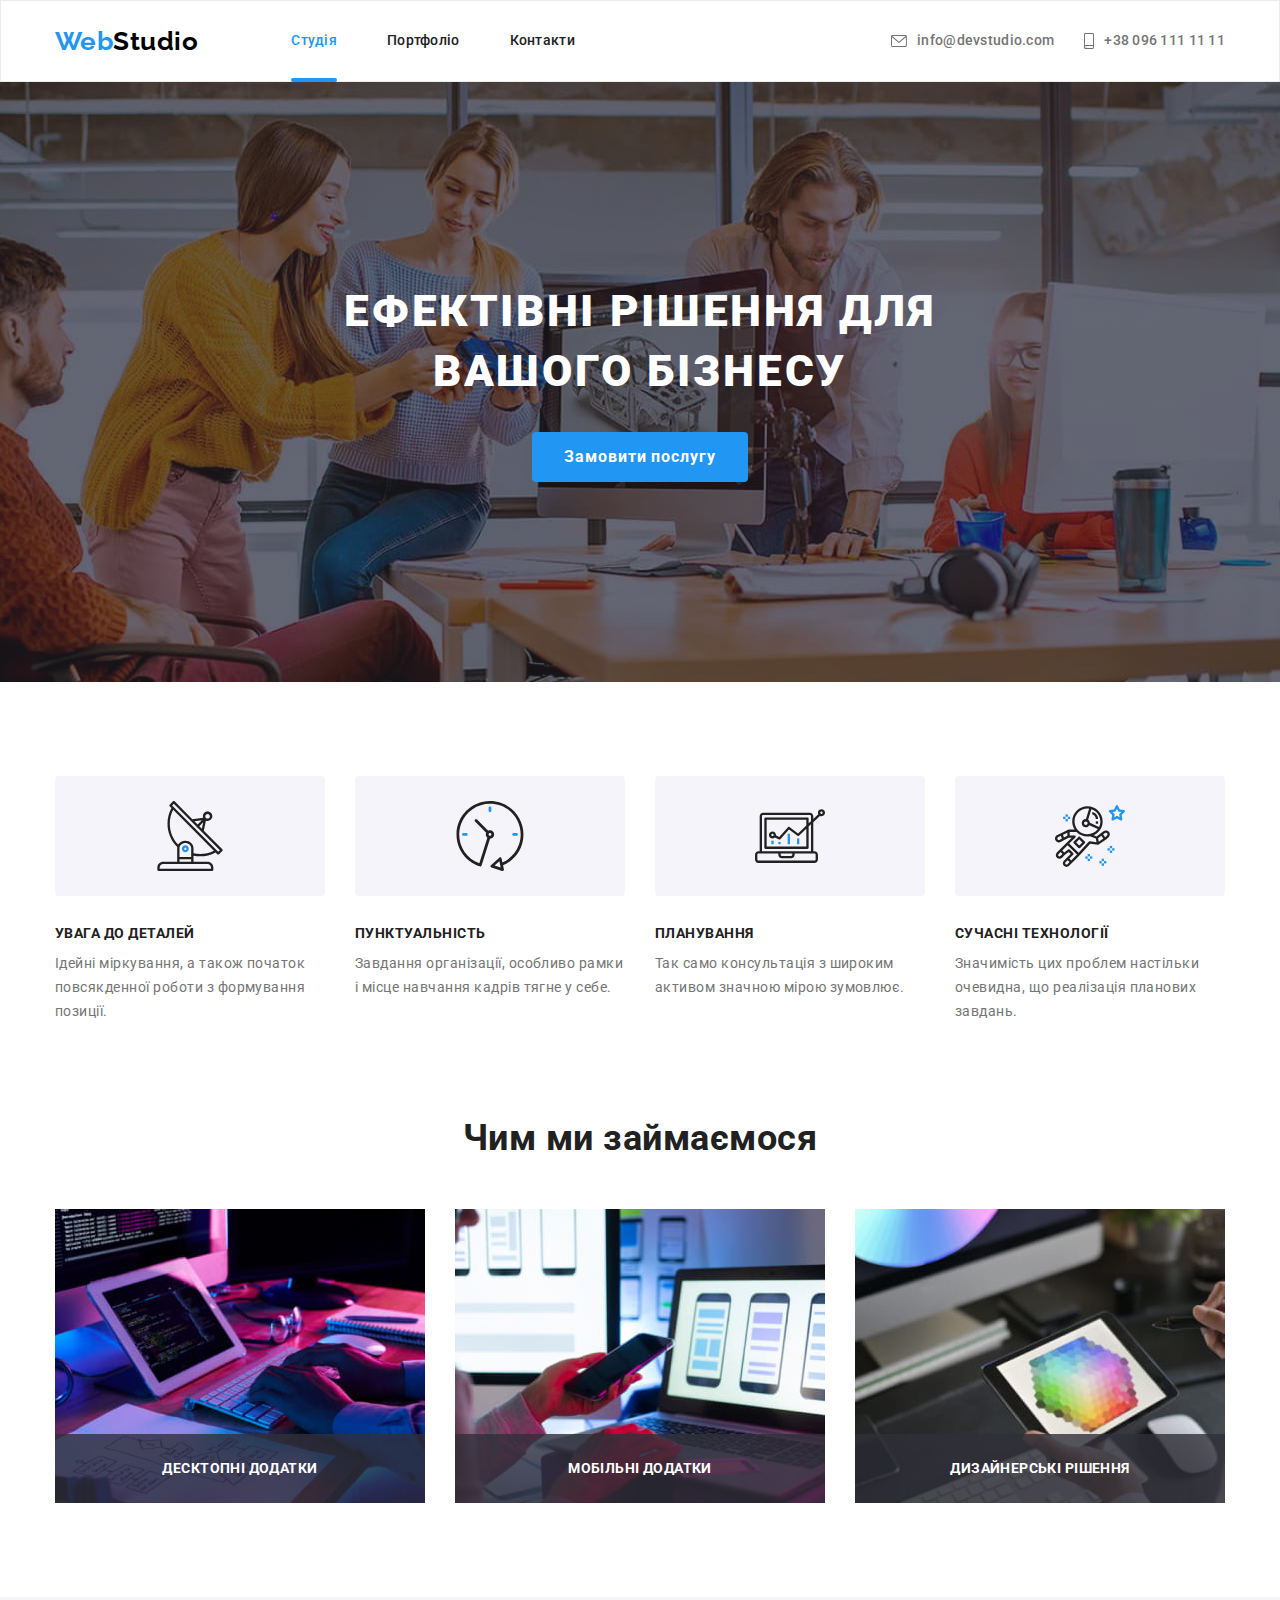
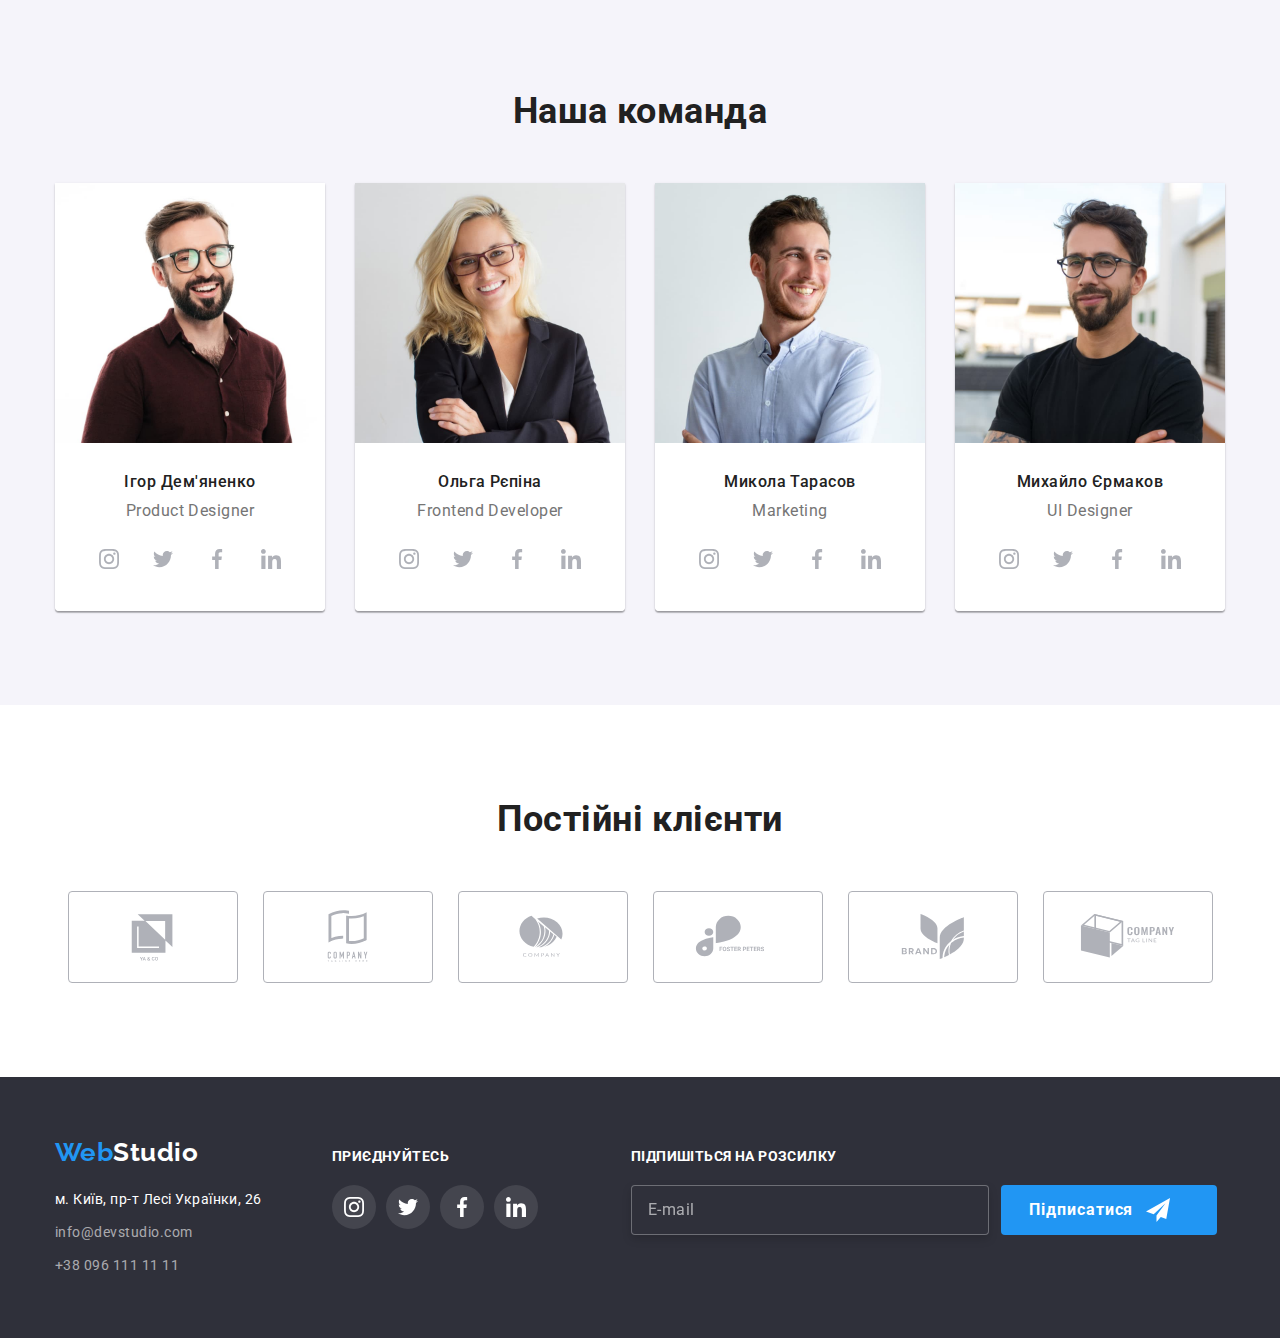
<file: index.html>
<!DOCTYPE html>
<html lang="uk">
  <head>
    <meta charset="UTF-8" />
    <meta http-equiv="X-UA-Compatible" content="IE=edge" />
    <meta name="viewport" content="width=device-width, initial-scale=1.0" />
    <title>Web Studio</title>
    <link rel="stylesheet" href="./portfolio.html" />
    <link rel="preconnect" href="https://fonts.googleapis.com" />
    <link rel="preconnect" href="https://fonts.gstatic.com" crossorigin />
    <link
      href="https://fonts.googleapis.com/css2?family=Raleway:wght@700&family=Roboto:wght@400;500;700;900&display=swap"
      rel="stylesheet"
    />
    <link
      rel="stylesheet"
      href="https://cdnjs.cloudflare.com/ajax/libs/modern-normalize/1.1.0/modern-normalize.min.css"
    />
    <link rel="stylesheet" href="./css/main.min.css" />
    <link rel="stylesheet" href="./styles/styles.css" />
  </head>
  <body>
    <!-- Хедер -->
    <header class="header header__border">
      <div class="container header__box">
        <nav class="header__nav">
          <a href="./index.html" lang="en" class="logo logo--color-dark"
            >Web<span>Studio</span>
          </a>
          <ul class="site-nav list">
            <li class="site-nav__item">
              <a href="./index.html" class="site-nav__link current">Студія</a>
            </li>
            <li class="site-nav__item">
              <a href="./portfolio.html" class="site-nav__link">Портфоліо</a>
            </li>
            <li class="site-nav__item">
              <a href="" class="site-nav__link">Контакти</a>
            </li>
          </ul>
        </nav>
        <ul class="contact list">
          <li class="contact__item">
            <a href="mailto:info@devstudio.com" class="contact__link">
              <svg class="contact__icon" width="16" height="12">
                <use href="./images/icons.svg#envelope"></use>
              </svg>
              info@devstudio.com
            </a>
          </li>
          <li class="contact__item">
            <a href="tel:+380961111111" class="contact__link">
              <svg class="contact__icon" width="10" height="16">
                <use href="./images/icons.svg#tel"></use>
              </svg>
              +38 096 111 11 11
            </a>
          </li>
        </ul>
      </div>
    </header>
    <!--Мейн-->
    <main>
      <!-- Герой -->
      <section class="hero">
        <div class="container hero__container">
          <!-- hero-overlay------------------->
          <h1 class="hero__title">Ефектівні рішення для вашого бізнесу</h1>
          <button
            type="button"
            class="hero__button main-button"
            data-modal-open
          >
            Замовити послугу
          </button>
        </div>
      </section>

      <!-- Особливості -->
      <section class="section">
        <div class="container">
          <h2 class="visually-hidden">Особливості роботи</h2>
          <ul class="feature-list list">
            <li class="feature-list__item">
              <div class="feature-list__icon-background">
                <svg class="feature-list__icon" width="70" height="70">
                  <use href="./images/icons.svg#antenna"></use>
                </svg>
              </div>
              <h3 class="feature-list__title">Увага до деталей</h3>
              <p class="feature-list__text">
                Ідейні міркування, а також початок повсякденної роботи з
                формування позиції.
              </p>
            </li>

            <li class="feature-list__item">
              <div class="feature-list__icon-background">
                <svg class="feature-list__icon" width="70" height="70">
                  <use href="./images/icons.svg#clock"></use>
                </svg>
              </div>
              <h3 class="feature-list__title">Пунктуальність</h3>
              <p class="feature-list__text">
                Завдання організації, особливо рамки і місце навчання кадрів
                тягне у себе.
              </p>
            </li>

            <li class="feature-list__item">
              <div class="feature-list__icon-background">
                <svg class="feature-list__icon" width="70" height="70">
                  <use href="./images/icons.svg#diagram"></use>
                </svg>
              </div>
              <h3 class="feature-list__title">Планування</h3>
              <p class="feature-list__text">
                Так само консультація з широким активом значною мірою зумовлює.
              </p>
            </li>

            <li class="feature-list__item">
              <div class="feature-list__icon-background">
                <svg class="feature-list__icon" width="70" height="70">
                  <use href="./images/icons.svg#astronaut"></use>
                </svg>
              </div>
              <h3 class="feature-list__title">Сучасні технології</h3>
              <p class="feature-list__text">
                Значимість цих проблем настільки очевидна, що реалізація
                планових завдань.
              </p>
            </li>
          </ul>
        </div>
      </section>
      <!--Приклади робіт-->
      <section class="section example">
        <div class="container">
          <h2 class="title">Чим ми займаємося</h2>
          <ul class="example__list list">
            <li class="example__item">
              <div class="example__actions">
                <img
                  src="./images/left.jpg"
                  alt="typing on pc"
                  width="370"
                  height="294"
                />
                <p class="example__text">Десктопні додатки</p>
              </div>
            </li>
            <li class="example__item">
              <div class="example__actions">
                <img
                  src="./images/middle.jpg"
                  alt="select the widget layout on laptop"
                  width="370"
                  height="294"
                />
                <p class="example__text">Мобiльні додатки</p>
              </div>
            </li>
            <li class="example__item">
              <div class="example__actions">
                <img
                  src="./images/right.jpg"
                  alt="choose a color palette on the tablet"
                  width="370"
                  height="294"
                />
                <p class="example__text">Дизайнерські рішення</p>
              </div>
            </li>
          </ul>
        </div>
      </section>
      <!--Команда-->
      <section class="section team">
        <div class="container">
          <h2 class="title">Наша команда</h2>
          <ul class="list team__list">
            <li class="team__item">
              <img
                src="./images/team/1.jpg"
                alt="a yong smilling man with glasses and a beard "
                width="270"
                height="260"
              />
              <div class="team__border">
                <h3 class="team__title">Ігор Дем'яненко</h3>
                <p lang="en" class="team__text">Product Designer</p>
                <ul class="soc-list list">
                  <li class="">
                    <a
                      href=""
                      class="soc-list__link soc-list--background-light"
                      rel="noopener noreferrer"
                    >
                      <svg class="soc-list__icon" width="20" height="20">
                        <use href="./images/icons.svg#instagram"></use>
                      </svg>
                    </a>
                  </li>
                  <li class="">
                    <a href="" class="soc-list__link" rel="noopener noreferrer">
                      <svg class="soc-list__icon" width="20" height="20">
                        <use href="./images/icons.svg#twitter"></use>
                      </svg>
                    </a>
                  </li>
                  <li class="">
                    <a
                      href="./images/icons.svg#instagram"
                      class="soc-list__link"
                    >
                      <svg class="soc-list__icon" width="20" height="20">
                        <use href="./images/icons.svg#facebook"></use>
                      </svg>
                    </a>
                  </li>
                  <li class="">
                    <a href="" class="soc-list__link" rel="noopener noreferrer">
                      <svg class="soc-list__icon" width="20" height="20">
                        <use href="./images/icons.svg#linkedin"></use>
                      </svg>
                    </a>
                  </li>
                </ul>
              </div>
            </li>
            <li class="team__item">
              <img
                src="./images/team/2.jpg"
                alt="a yong smilling woman with glasses"
                width="270"
                height="260"
              />
              <div class="team__border">
                <h3 class="team__title">Ольга Рєпіна</h3>
                <p lang="en" class="team__text">Frontend Developer</p>
                <ul class="soc-list list">
                  <li class="">
                    <a href="" class="soc-list__link" rel="noopener noreferrer">
                      <svg class="soc-list__icon" width="20" height="20">
                        <use href="./images/icons.svg#instagram"></use>
                      </svg>
                    </a>
                  </li>
                  <li class="">
                    <a href="" class="soc-list__link" rel="noopener noreferrer">
                      <svg class="soc-list__icon" width="20" height="20">
                        <use href="./images/icons.svg#twitter"></use>
                      </svg>
                    </a>
                  </li>
                  <li class="">
                    <a
                      href="./images/icons.svg#instagram"
                      class="soc-list__link"
                      rel="noopener noreferrer"
                    >
                      <svg class="soc-list__icon" width="20" height="20">
                        <use href="./images/icons.svg#facebook"></use>
                      </svg>
                    </a>
                  </li>
                  <li class="">
                    <a href="" class="soc-list__link" rel="noopener noreferrer">
                      <svg class="soc-list__icon" width="20" height="20">
                        <use href="./images/icons.svg#linkedin"></use>
                      </svg>
                    </a>
                  </li>
                </ul>
              </div>
            </li>
            <li class="team__item">
              <img
                src="./images/team/3.jpg"
                alt=" yong smilling man in shirt"
                width="270"
                height="260"
              />
              <div class="team__border">
                <h3 class="team__title">Микола Тарасов</h3>
                <p lang="en" class="team__text">Marketing</p>
                <ul class="soc-list list">
                  <li class="">
                    <a href="" class="soc-list__link" rel="noopener noreferrer">
                      <svg class="soc-list__icon" width="20" height="20">
                        <use href="./images/icons.svg#instagram"></use>
                      </svg>
                    </a>
                  </li>
                  <li class="">
                    <a href="" class="soc-list__link" rel="noopener noreferrer">
                      <svg class="soc-list__icon" width="20" height="20">
                        <use href="./images/icons.svg#twitter"></use>
                      </svg>
                    </a>
                  </li>
                  <li class="">
                    <a
                      href="./images/icons.svg#instagram"
                      class="soc-list__link"
                      rel="noopener noreferrer"
                    >
                      <svg class="soc-list__icon" width="20" height="20">
                        <use href="./images/icons.svg#facebook"></use>
                      </svg>
                    </a>
                  </li>
                  <li class="">
                    <a href="" class="soc-list__link" rel="noopener noreferrer">
                      <svg class="soc-list__icon" width="20" height="20">
                        <use href="./images/icons.svg#linkedin"></use>
                      </svg>
                    </a>
                  </li>
                </ul>
              </div>
            </li>
            <li class="team__item">
              <img
                src="./images/team/4.jpg"
                alt=" yong smilling man with glasses and a beard in a t-shirt"
                width="270"
                height="260"
              />
              <div class="team__border">
                <h3 class="team__title">Михайло Єрмаков</h3>
                <p lang="en" class="team__text">UI Designer</p>
                <ul class="soc-list list">
                  <li class="">
                    <a href="" class="soc-list__link" rel="noopener noreferrer">
                      <svg class="soc-list__icon" width="20" height="20">
                        <use href="./images/icons.svg#instagram"></use>
                      </svg>
                    </a>
                  </li>
                  <li class="">
                    <a href="" class="soc-list__link" rel="noopener noreferrer">
                      <svg class="soc-list__icon" width="20" height="20">
                        <use href="./images/icons.svg#twitter"></use>
                      </svg>
                    </a>
                  </li>
                  <li class="">
                    <a
                      href="./images/icons.svg#instagram"
                      class="soc-list__link"
                      rel="noopener noreferrer"
                    >
                      <svg class="soc-list__icon" width="20" height="20">
                        <use href="./images/icons.svg#facebook"></use>
                      </svg>
                    </a>
                  </li>
                  <li class="">
                    <a href="" class="soc-list__link" rel="noopener noreferrer">
                      <svg class="soc-list__icon" width="20" height="20">
                        <use href="./images/icons.svg#linkedin"></use>
                      </svg>
                    </a>
                  </li>
                </ul>
              </div>
            </li>
          </ul>
        </div>
      </section>
      <!------- Our clients ----------->
      <section class="section clients">
        <div class="container">
          <h2 class="title clients__title">Постійні клієнти</h2>
          <ul class="list clients__list">
            <li class="">
              <a href="" class="clients__link">
                <svg class="clients__icon" width="106" height="60">
                  <use href="./images/icons.svg#company1"></use>
                </svg>
              </a>
            </li>
            <li class="">
              <a href="" class="clients__link">
                <svg class="clients__icon" width="106" height="60">
                  <use href="./images/icons.svg#company2"></use>
                </svg>
              </a>
            </li>
            <li class="">
              <a href="" class="clients__link">
                <svg class="clients__icon" width="106" height="60">
                  <use href="./images/icons.svg#company3"></use>
                </svg>
              </a>
            </li>
            <li class="">
              <a href="" class="clients__link">
                <svg class="clients__icon" width="106" height="60">
                  <use href="./images/icons.svg#company4"></use>
                </svg>
              </a>
            </li>
            <li class="clients__item">
              <a href="" class="clients__link">
                <svg class="clients__icon" width="106" height="60">
                  <use href="./images/icons.svg#company5"></use>
                </svg>
              </a>
            </li>
            <li class="">
              <a href="" class="clients__link">
                <svg class="clients__icon" width="106" height="60">
                  <use href="./images/icons.svg#company6"></use>
                </svg>
              </a>
            </li>
          </ul>
        </div>
      </section>
    </main>
    <!--Футер-->
    <footer class="footer">
      <div class="container footer__container">
        <div class="footer__adress">
          <a
            href="./index.html"
            lang="en"
            class="logo footer__logo logo--color-light"
            >Web<span>Studio</span>
          </a>
          <ul class="adress list">
            <li class="adress__item">
              <a
                href="https://www.google.com/maps/d/viewer?mid=10uSM3H-mIU3GznYo2szRIEphczw&hl=en_US&ll=50.42732700000001%2C30.538092&z=17"
                target="_blank"
                rel="noopener noreferrer"
                class="adress__link"
                >м. Київ, пр-т Лесі Українки, 26</a
              >
            </li>
            <li class="adress__item">
              <a
                href="mailto:info@devstudio.com"
                class="adress__contact mail list"
                >info@devstudio.com</a
              >
            </li>
            <li class="adress__item">
              <a href="tel:+380961111111" class="adress__contact tel list"
                >+38 096 111 11 11</a
              >
            </li>
          </ul>
        </div>
        <div>
          <p class="soc-list__title">Приєднуйтесь</p>
          <ul class="soc-list list">
            <li class="">
              <a href="" class="soc-list__link soc-list--background-dark">
                <svg
                  class="soc-list__icon soc-list--icon-light"
                  width="20"
                  height="20"
                >
                  <use href="./images/icons.svg#instagram"></use>
                </svg>
              </a>
            </li>
            <li class="">
              <a href="" class="soc-list__link soc-list--background-dark">
                <svg
                  class="soc-list__icon soc-list--icon-light"
                  width="20"
                  height="20"
                >
                  <use href="./images/icons.svg#twitter"></use>
                </svg>
              </a>
            </li>
            <li class="">
              <a href="" class="soc-list__link soc-list--background-dark">
                <svg
                  class="soc-list__icon soc-list--icon-light"
                  width="20"
                  height="20"
                >
                  <use href="./images/icons.svg#facebook"></use>
                </svg>
              </a>
            </li>
            <li class="">
              <a href="" class="soc-list__link soc-list--background-dark">
                <svg
                  class="soc-list__icon soc-list--icon-light"
                  width="20"
                  height="20"
                >
                  <use href="./images/icons.svg#linkedin"></use>
                </svg>
              </a>
            </li>
          </ul>
        </div>
        <form class="form">
          <div class="sing-up">
            <label for="sing-up" class="sing-up__lable"
              >Підпишіться на розсилку</label
            >
            <input
              type="email"
              name="mail"
              id="sing-up"
              placeholder="E-mail"
              class="sing-up__input"
            />
          </div>
          <button type="submit" class="sign-up__button main-button">
            Підписатися
            <svg class="sign-up__icon" width="24" height="24">
              <use href="./images/icons.svg#send"></use>
            </svg>
          </button>
        </form>
      </div>
    </footer>
    <!---------- Модальне вікно----is-hidden----->
    <div class="backdrop is-hidden" data-modal>
      <div class="modal">
        <button type="button" class="modal__close" data-modal-close>
          <svg class="" width="18" height="18">
            <use href="./images/icons.svg#close-modal"></use>
          </svg>
        </button>
        <b class="modal__title">Залиште свої дані, ми вам передзвонимо</b>
        <form>
          <div class="modal__field">
            <label for="user-name" class="modal__name-lable">І'мя</label>
            <div class="modal__input-wrap">
              <input
                type="text"
                name="user-name"
                id="user-name"
                class="modal__name-input"
                required
              />
              <svg class="modal__name-icon" width="18" height="18">
                <use href="./images/icons.svg#man"></use>
              </svg>
            </div>
          </div>
          <div class="modal__field">
            <label for="user-tel" class="modal__tel-lable">Телефон</label>
            <div class="modal__input-wrap">
              <input
                type="tel"
                name="user-tel"
                id="user-tel"
                class="modal__tel-input"
              />
              <svg class="modal__tel-icon" width="18" height="18">
                <use href="./images/icons.svg#phone"></use>
              </svg>
            </div>
          </div>
          <div class="modal__field">
            <label for="user-mail" class="modal__mail-lable">Пошта</label>
            <div class="modal__input-wrap">
              <input
                type="email"
                name="user-mail"
                id="user-mail"
                class="modal__mail-input"
              />
              <svg class="modal__mail-icon" width="18" height="18">
                <use href="./images/icons.svg#email"></use>
              </svg>
            </div>
          </div>
          <div class="modal__field">
            <label for="user-text" class="modal__text-lable">Коментар</label>
            <textarea
              name="user-text"
              id="user-text"
              class="modal__text-area"
              placeholder="Введіть текст"
            ></textarea>
          </div>
          <div class="modal__field modal__checkbox-field">
            <input
              type="checkbox"
              name="user-check"
              id="user-check"
              class="modal__check-input visually-hidden"
            />
            <label for="user-check" class="modal__check-lable">
              <span>
                <svg class="modal__check-icon" width="11" height="8">
                  <use href="./images/icons.svg#check" />
                </svg>
              </span>
              Погоджуюся з розсилкою та приймаю
              <a href="" class="modal__agreement-link">&#8287;Умови договору</a>
            </label>
          </div>
          <div class="modal__button-placed">
            <button type="submit" class="modal__button main-button">
              Відправити
            </button>
          </div>
        </form>
      </div>
    </div>

    <script src="./modal.js"></script>
  </body>
</html>
</file>
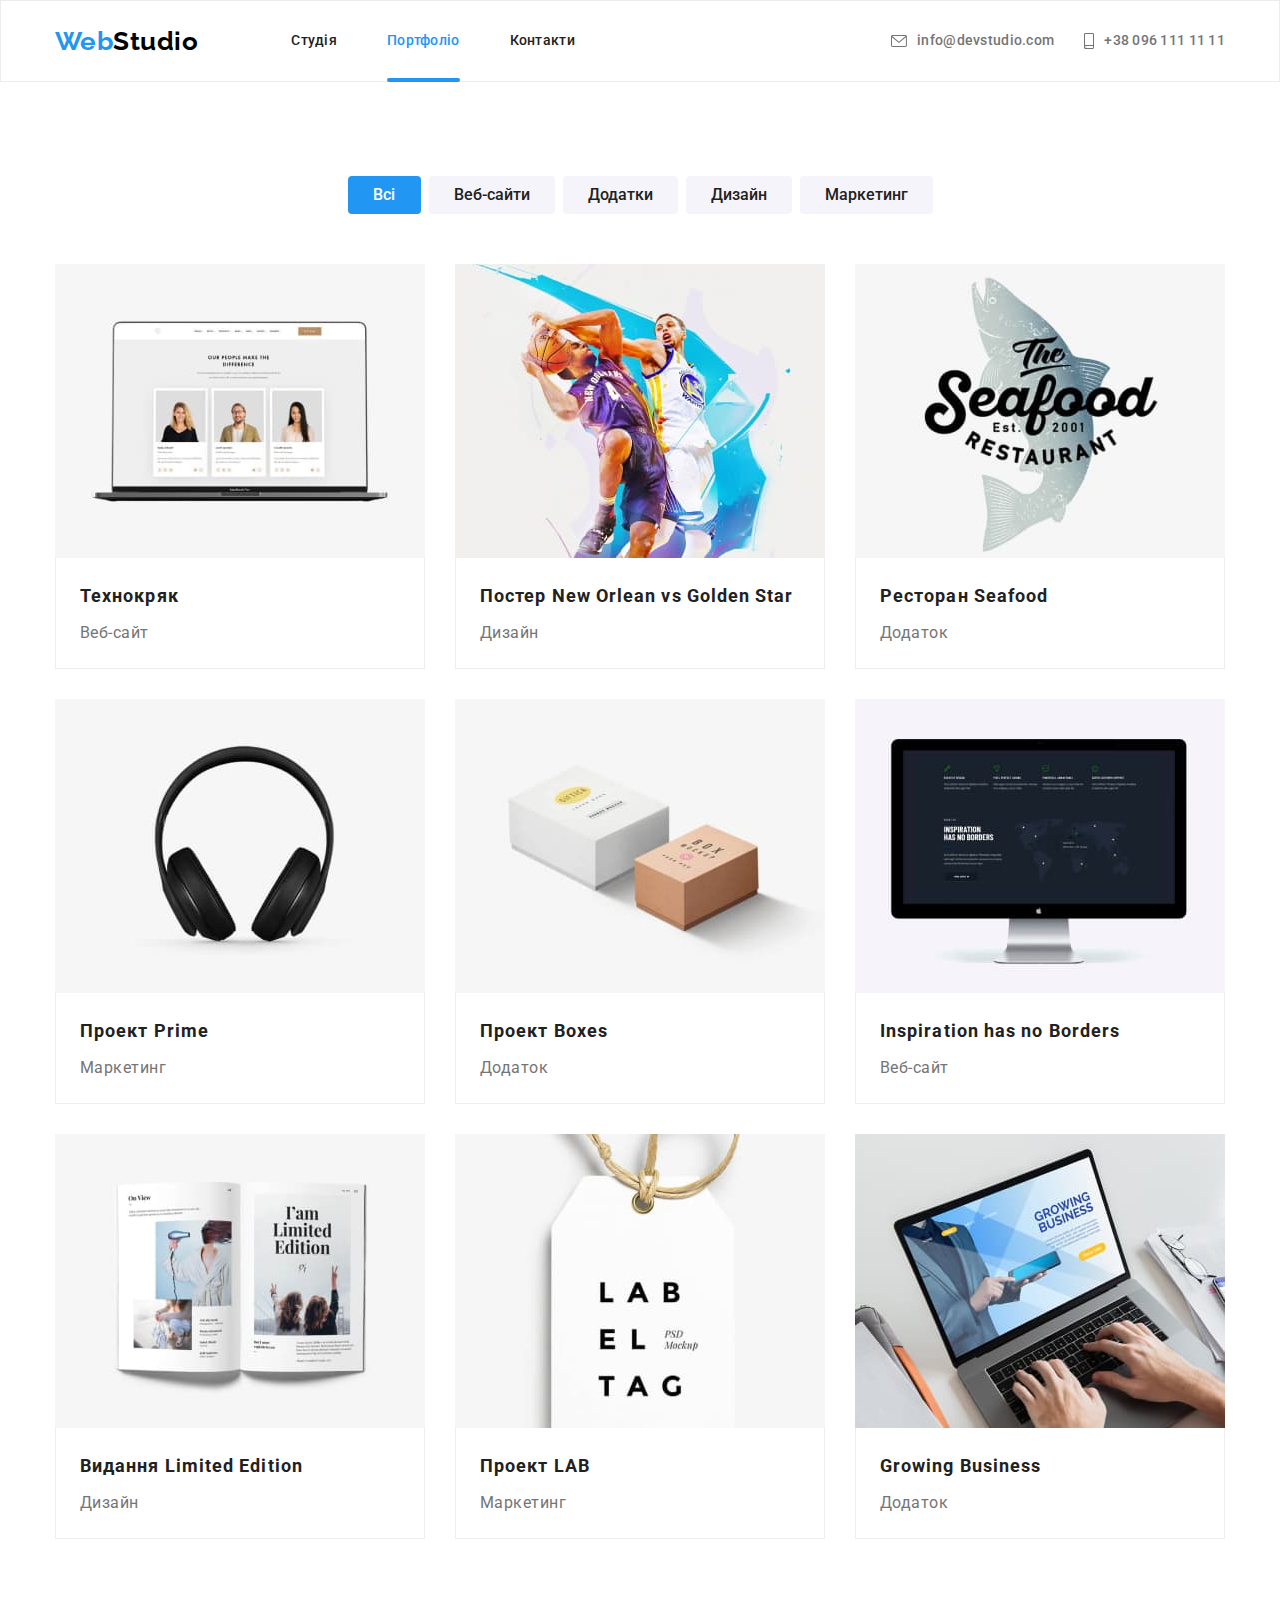
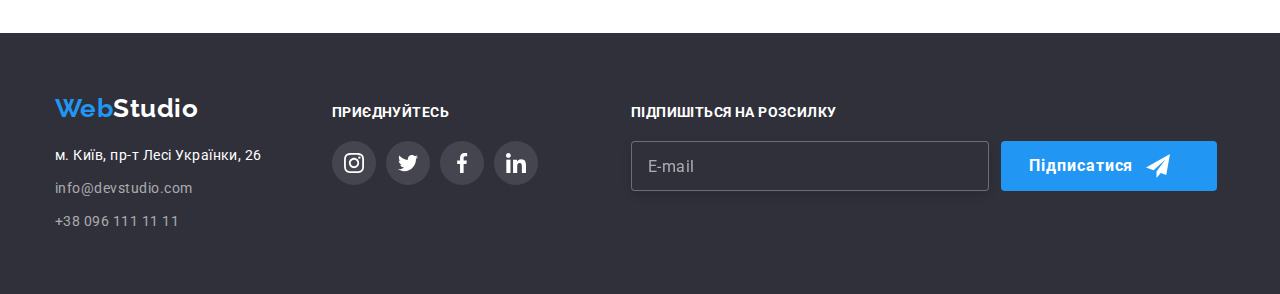
<file: portfolio.html>
<!DOCTYPE html>
<html lang="uk">
  <head>
    <meta charset="UTF-8" />
    <meta http-equiv="X-UA-Compatible" content="IE=edge" />
    <meta name="viewport" content="width=device-width, initial-scale=1.0" />
    <title>Web Studio</title>
    <link rel="stylesheet" href="./portfolio.html" />
    <link rel="preconnect" href="https://fonts.googleapis.com" />
    <link rel="preconnect" href="https://fonts.gstatic.com" crossorigin />
    <link
      href="https://fonts.googleapis.com/css2?family=Raleway:wght@700&family=Roboto:wght@400;500;700;900&display=swap"
      rel="stylesheet"
    />
    <link
      rel="stylesheet"
      href="https://cdnjs.cloudflare.com/ajax/libs/modern-normalize/1.1.0/modern-normalize.min.css"
    />
    <link rel="stylesheet" href="./css/main.min.css" />
    <link rel="stylesheet" href="./styles/styles.css" />
  </head>

  <body>
    <!-- Хедер -->
    <header class="header header__border">
      <div class="container header__box">
        <nav class="header__nav">
          <a href="./index.html" lang="en" class="logo logo--color-dark"
            >Web<span>Studio</span>
          </a>
          <ul class="site-nav list">
            <li class="site-nav__item">
              <a href="./index.html" class="site-nav__link">Студія</a>
            </li>
            <li class="site-nav__item">
              <a href="./portfolio.html" class="site-nav__link current"
                >Портфоліо</a
              >
            </li>
            <li class="site-nav__item">
              <a href="" class="site-nav__link">Контакти</a>
            </li>
          </ul>
        </nav>
        <ul class="contact list">
          <li class="contact__item">
            <a href="mailto:info@devstudio.com" class="contact__link">
              <svg class="contact__icon" width="16" height="12">
                <use href="./images/icons.svg#envelope"></use>
              </svg>
              info@devstudio.com
            </a>
          </li>
          <li class="contact__item">
            <a href="tel:+380961111111" class="contact__link">
              <svg class="contact__icon" width="10" height="16">
                <use href="./images/icons.svg#tel"></use>
              </svg>
              +38 096 111 11 11
            </a>
          </li>
        </ul>
      </div>
    </header>
    <!--Мейн-->
    <main>
      <section class="section">
        <div class="container">
          <h1 class="visually-hidden">Портфоліо</h1>
          <ul class="list button-list">
            <li class="button-item">
              <button type="button" class="button all">Всі</button>
            </li>
            <li class="button-item">
              <button type="button" class="button">Веб-сайти</button>
            </li>
            <li class="button-item">
              <button type="button" class="button">Додатки</button>
            </li>
            <li class="button-item">
              <button type="button" class="button">Дизайн</button>
            </li>
            <li class="button-item">
              <button type="button" class="button">Маркетинг</button>
            </li>
          </ul>
          <ul class="work list">
            <li class="work__list-item">
              <a href="" class="list">
                <div class="work__list-actions">
                  <img
                    src="./images/portfolio/1.1.jpg"
                    alt="open website on laptop"
                    width="370"
                    height="294"
                  />
                  <p class="work__list-text">
                    Ресурс пропонує комплексні пропозиції з різним рівнем
                    функціоналу та сервісів. Все це дозволить відвідувачу
                    отримати вичерпні відомості про компанію чи приватну особу.
                  </p>
                </div>
                <div class="border-worklist">
                  <h2 class="work__title">Технокряк</h2>
                  <p class="work__desc">Веб-сайт</p>
                </div>
              </a>
            </li>

            <li class="work__list-item">
              <a href="" class="list">
                <div class="work__list-actions">
                  <img
                    src="./images/portfolio/1.2.jpg"
                    alt="basketball match"
                    width="370"
                    height="294"
                    class="work-img"
                  />
                  <p class="work__list-text">
                    Ресурс пропонує комплексні пропозиції з різним рівнем
                    функціоналу та сервісів. Все це дозволить відвідувачу
                    отримати вичерпні відомості про компанію чи приватну особу.
                  </p>
                </div>
                <div class="border-worklist">
                  <h2 class="work__title">Постер New Orlean vs Golden Star</h2>
                  <p class="work__desc">Дизайн</p>
                </div>
              </a>
            </li>

            <li class="work__list-item">
              <a href="" class="list">
                <div class="work__list-actions">
                  <img
                    src="./images/portfolio/1.3.jpg"
                    alt="fish logo"
                    width="370"
                    height="294"
                    class="work-img"
                  />
                  <p class="work__list-text">
                    Ресурс пропонує комплексні пропозиції з різним рівнем
                    функціоналу та сервісів. Все це дозволить відвідувачу
                    отримати вичерпні відомості про компанію чи приватну особу.
                  </p>
                </div>
                <div class="border-worklist">
                  <h2 class="work__title">Ресторан Seafood</h2>
                  <p class="work__desc">Додаток</p>
                </div>
              </a>
            </li>

            <li class="work__list-item">
              <a href="" class="list">
                <div class="work__list-actions">
                  <img
                    src="./images/portfolio/1.4.jpg"
                    alt="headphones"
                    width="370"
                    height="294"
                    class="work-img"
                  />
                  <p class="work__list-text">
                    Ресурс пропонує комплексні пропозиції з різним рівнем
                    функціоналу та сервісів. Все це дозволить відвідувачу
                    отримати вичерпні відомості про компанію чи приватну особу.
                  </p>
                </div>
                <div class="border-worklist">
                  <h2 class="work__title">Проект Prime</h2>
                  <p class="work__desc">Маркетинг</p>
                </div>
              </a>
            </li>

            <li class="work__list-item">
              <a href="" class="list">
                <div class="work__list-actions">
                  <img
                    src="./images/portfolio/1.5.jpg"
                    alt="two boxes"
                    width="370"
                    height="294"
                  />
                  <p class="work__list-text">
                    Ресурс пропонує комплексні пропозиції з різним рівнем
                    функціоналу та сервісів. Все це дозволить відвідувачу
                    отримати вичерпні відомості про компанію чи приватну особу.
                  </p>
                </div>
                <div class="border-worklist">
                  <h2 class="work__title">Проект Boxes</h2>
                  <p class="work__desc">Додаток</p>
                </div>
              </a>
            </li>

            <li class="work__list-item">
              <a href="" class="list">
                <div class="work__list-actions">
                  <img
                    src="./images/portfolio/1.6.jpg"
                    alt="computer screen"
                    width="370"
                    height="294"
                  />
                  <p class="work__list-text">
                    Ресурс пропонує комплексні пропозиції з різним рівнем
                    функціоналу та сервісів. Все це дозволить відвідувачу
                    отримати вичерпні відомості про компанію чи приватну особу.
                  </p>
                </div>
                <div class="border-worklist">
                  <h2 class="work__title">Inspiration has no Borders</h2>
                  <p class="work__desc">Веб-сайт</p>
                </div>
              </a>
            </li>

            <li class="work__list-item">
              <a href="" class="list">
                <div class="work__list-actions">
                  <img
                    src="./images/portfolio/1.7.jpg"
                    alt="open magazine"
                    width="370"
                    height="294"
                  />
                  <p class="work__list-text">
                    Ресурс пропонує комплексні пропозиції з різним рівнем
                    функціоналу та сервісів. Все це дозволить відвідувачу
                    отримати вичерпні відомості про компанію чи приватну особу.
                  </p>
                </div>
                <div class="border-worklist">
                  <h2 class="work__title">Видання Limited Edition</h2>
                  <p class="work__desc">Дизайн</p>
                </div>
              </a>
            </li>

            <li class="work__list-item">
              <a href="" class="list">
                <div class="work__list-actions">
                  <img
                    src="./images/portfolio/1.8.jpg"
                    alt="white tag"
                    width="370"
                    height="294"
                  />
                  <p class="work__list-text">
                    Ресурс пропонує комплексні пропозиції з різним рівнем
                    функціоналу та сервісів. Все це дозволить відвідувачу
                    отримати вичерпні відомості про компанію чи приватну особу.
                  </p>
                </div>
                <div class="border-worklist">
                  <h2 class="work__title">Проект LAB</h2>
                  <p class="work__desc">Маркетинг</p>
                </div>
              </a>
            </li>

            <li class="work__list-item">
              <a href="" class="list">
                <div class="work__list-actions">
                  <img
                    src="./images/portfolio/1.9.jpg"
                    alt="typing on a laptop"
                    width="370"
                    height="294"
                  />
                  <p class="work__list-text">
                    Ресурс пропонує комплексні пропозиції з різним рівнем
                    функціоналу та сервісів. Все це дозволить відвідувачу
                    отримати вичерпні відомості про компанію чи приватну особу.
                  </p>
                </div>
                <div class="border-worklist">
                  <h2 class="work__title">Growing Business</h2>
                  <p class="work__desc">Додаток</p>
                </div>
              </a>
            </li>
          </ul>
        </div>
      </section>
    </main>
    <!--Футер-->
    <footer class="footer">
      <div class="container footer__container">
        <div class="footer__adress">
          <a
            href="./index.html"
            lang="en"
            class="logo footer__logo logo--color-light"
            >Web<span>Studio</span>
          </a>
          <ul class="adress list">
            <li class="adress__item">
              <a
                href="https://www.google.com/maps/d/viewer?mid=10uSM3H-mIU3GznYo2szRIEphczw&hl=en_US&ll=50.42732700000001%2C30.538092&z=17"
                target="_blank"
                rel="noopener noreferrer"
                class="adress__link"
                >м. Київ, пр-т Лесі Українки, 26</a
              >
            </li>
            <li class="adress__item">
              <a
                href="mailto:info@devstudio.com"
                class="adress__contact mail list"
                >info@devstudio.com</a
              >
            </li>
            <li class="adress__item">
              <a href="tel:+380961111111" class="adress__contact tel list"
                >+38 096 111 11 11</a
              >
            </li>
          </ul>
        </div>
        <div>
          <p class="soc-list__title">Приєднуйтесь</p>
          <ul class="soc-list list">
            <li class="">
              <a href="" class="soc-list__link soc-list--background-dark">
                <svg
                  class="soc-list__icon soc-list--icon-light"
                  width="20"
                  height="20"
                >
                  <use href="./images/icons.svg#instagram"></use>
                </svg>
              </a>
            </li>
            <li class="">
              <a href="" class="soc-list__link soc-list--background-dark">
                <svg
                  class="soc-list__icon soc-list--icon-light"
                  width="20"
                  height="20"
                >
                  <use href="./images/icons.svg#twitter"></use>
                </svg>
              </a>
            </li>
            <li class="">
              <a href="" class="soc-list__link soc-list--background-dark">
                <svg
                  class="soc-list__icon soc-list--icon-light"
                  width="20"
                  height="20"
                >
                  <use href="./images/icons.svg#facebook"></use>
                </svg>
              </a>
            </li>
            <li class="">
              <a href="" class="soc-list__link soc-list--background-dark">
                <svg
                  class="soc-list__icon soc-list--icon-light"
                  width="20"
                  height="20"
                >
                  <use href="./images/icons.svg#linkedin"></use>
                </svg>
              </a>
            </li>
          </ul>
        </div>
        <form class="form">
          <div class="sing-up">
            <label for="sing-up" class="sing-up__lable"
              >Підпишіться на розсилку</label
            >
            <input
              type="email"
              name="mail"
              id="sing-up"
              placeholder="E-mail"
              class="sing-up__input"
            />
          </div>
          <button type="submit" class="sign-up__button main-button">
            Підписатися
            <svg class="sign-up__icon" width="24" height="24">
              <use href="./images/icons.svg#send"></use>
            </svg>
          </button>
        </form>
      </div>
    </footer>
  </body>
</html>
</file>
<file: styles/styles.css>
/* Колір основного тексту #757575 
/* Колір другорядного тексту #212121 */
/* Колір частки Web лого в header #000000 */
/* Акцент #2196F3 */
/* Білий #FFFFFF */
/* Колір контактів в footer rgba(255, 255, 255, 0.6); */

/* Колір основного фону #FFFFFF */
/* Колір фону Команда #F5F4FA;  */
/* Колір фону Герой #c4c4c4  */
/*Колір фону Футер #2F303A */

/* :root {
  --primery-text-color: #757575;
  --title-text-color: #212121;
  --accent-color: #2196f3;
  --primery-white-color: #fff;
  --background-team-color: #f5f4fa;
  --background-footer-color: #2f303a; */

/* Fonts  */
/* --main-text-font: Roboto, sans-serif;
  --secondary-text-font: Raleway, sans-serif;
}  */

/* СТИЛІ ДЛЯ index.html */

/* body {
  background-color: var(--primery-white-color);
  color: var(--primery-text-color);

  font-family: var(--main-text-font);
  letter-spacing: 0.03em;
} */
/*  Утиліти */
/* h1,
h2,
h3,
p,
ul {
  margin: 0px;
  padding: 0px;
}

img {
  display: block;
} */

/* .section {
  padding-top: 94px;
  padding-bottom: 94px;
} */

/* .container { */
/* max-width: 1200px;
  width: 100%; - спробувати як працює на телефоні */

/* max-width: 1200px;
  padding-left: 15px;
  padding-right: 15px;
  margin-left: auto;
  margin-right: auto;
} */

/* .list {
  list-style: none;
  text-decoration: none;
} */

/* .title {
  color: var(--title-text-color);
  font-size: 36px;
  line-height: 1.16;
  text-align: center;
  margin-bottom: 50px;
} */

/* .main-button {
  display: inline-block;
  font-weight: 700;
  font-size: 16px;
  line-height: 1.88;

  letter-spacing: 0.06em;

  border-radius: 4px;
  border: transparent;
  padding: 10px 32px;
  min-width: 216px;

  color: var(--primery-white-color);
  background-color: var(--accent-color);
  cursor: pointer;
  text-decoration: none;
} */

/* .visually-hidden {
  position: absolute;
  white-space: nowrap;
  width: 1px;
  height: 1px;
  overflow: hidden;
  border: 0;
  padding: 0;
  clip: rect(0 0 0 0);
  clip-path: inset(50%);
  margin: -1px;
} */

/* .logo {
  color: var(--accent-color);
  font-family: var(--secondary-text-font);
  font-weight: 700;
  font-size: 26px;
  line-height: 1.19;
  text-decoration: none;
} */

/* HEADER
/* .header {
  border: 1px solid #ececec;
} */

/* .header__nav {
  display: flex;
  align-items: center;
}

.header__box {
  display: flex;
}

.header__border {
  border: 1px solid #ececec;
} */

/*  Logo */

/* .logo--color-dark > span {
  color: #000000;
}

.logo--color-light > span {
  color: var(--primery-white-color);
} */

/* Site-nav */

/* .site-nav {
  display: flex;
  margin-left: 93px;
}

.site-nav__item + .site-nav__item {
  margin-left: 50px;
} */

/* .site-nav .item:not(:last-child) {  
    margin-right: 50px;
}
*/

/* .site-nav__link {
  transition-property: color;
  transition-duration: 250ms;
  transition-timing-function: cubic-bezier(0.4, 0, 0.2, 1);

  display: block;
  padding-top: 25px;
  padding-bottom: 24px;

  color: var(--title-text-color);
  text-decoration: none;

  font-weight: 500;
  font-size: 14px;
  line-height: 1.14;
  letter-spacing: 0.02em;
}

.site-nav__link:hover,
.site-nav__link:focus {
  color: var(--accent-color);
}

.site-nav__link.current {
  color: var(--accent-color);
}

.site-nav__link.current {
  position: relative;
}

.site-nav__link.current::after {
  content: "";
  position: absolute;

  width: 100%;
  height: 4px;
  border-radius: 2px;
  background: var(--accent-color);
  top: 96%;

  display: block;
} */

/* Contacts */
/* .contact {
  display: flex;
  align-items: center;
  margin-left: auto;
}

.contact__icon {
  margin-right: 10px;
  fill: #757575;
}

.contact__item + .contact__item {
  margin-left: 30px;
}

.contact__link {
  transition-property: color;
  transition-duration: 250ms;
  transition-timing-function: cubic-bezier(0.4, 0, 0.2, 1);
  display: flex;
  align-items: center;

  color: #757575;
  text-decoration: none;
  font-weight: 500;
  font-size: 14px;
  line-height: 1.14;
  letter-spacing: 0.02em;
}

.contact__link:hover,
.contact__link:focus {
  color: var(--accent-color);
  text-decoration: none;
}

.contact__link:hover .contact__icon,
.contact__link:focus .contact__icon {
  fill: var(--accent-color);
  outline-color: var(--accent-color);
} */

/* HERO */
/* .hero {
  display: flex;
  flex-direction: column;
  justify-content: center;
  align-items: center;

  max-width: 1600px;
  height: 600px;
  margin-left: auto;
  margin-right: auto;
  background-image: linear-gradient(
      rgba(47, 48, 58, 0.4),
      rgba(47, 48, 58, 0.4)
    ),
    url(../images/hero.jpg);
  background-color: #c4c4c4;
  background-repeat: no-repeat;
  background-position: center;
  background-size: cover;
}

.hero__container {
  text-align: center;
}

.hero__title {
  text-align: center;
  margin: 0 auto;
  margin-bottom: 30px;
  width: 696px;

  color: var(--primery-white-color);
  font-weight: 900;
  font-size: 44px;
  line-height: 1.36;
  letter-spacing: 0.06em;
  text-transform: uppercase;
}

.hero__button {
  min-width: 216px;
  height: 50px;
} */

/* display: inline-flex;
  align-items: center;
  text-align: center; */

/* Features */

/* .feature-list {
  display: flex;

  list-style: none;
  text-decoration: none;
}

.feature-list__item:not(:last-child) {
  margin-right: 30px;
}

.feature-list__icon-bgc {
  display: flex;
  align-items: center;
  width: 270px;
  height: 120px;
  background: #f5f4fa;
  border-radius: 4px;
  margin-bottom: 30px;
}

.feature-list__icon {
  margin: 0 auto;
}

.feature-list__title {
  color: var(--title-text-color);

  font-size: 14px;
  line-height: 1.14;
  text-transform: uppercase;
  margin-bottom: 10px;
}

.feature-list__text {
  font-weight: 400;
  font-size: 14px;
  line-height: 1.71;
} */

/* Example */

/* .example {
  padding-top: 0px;
}

.example__list {
  display: flex;
}

.example__item:not(:last-child) {
  margin-right: 30px;
}

.example__item {
  position: relative;
}
.example__actions {
  position: relative;
}
.example__text {
  position: absolute;
  bottom: 0;
  left: 0;

  font-weight: 700;
  font-size: 14px;
  line-height: 1.14;
  text-align: center;
  letter-spacing: 0.03em;
  text-transform: uppercase;
  color: var(--primery-white-color);
  background-color: rgba(47, 48, 58, 0.8);
  padding: 27px;
  min-width: 370px;
} */

/* те саме рішення що вище, але по Репеті
.example-actions::before {
  content: "";
  position: absolute;
  width: 100%;
  height: 70px;
  top: 224px;
  background-color: rgba(47, 48, 58, 0.8);
}

.example-text {
  position: absolute;
  top: 88%;
  left: 50%;
  transform: translate(-50%, -50%);

  font-weight: 700;
  font-size: 14px;
  line-height: 1.14;
  text-align: center;
  letter-spacing: 0.03em;
  text-transform: uppercase;
  color: var(--primery-white-color);
} */

/* Team */

/* .team {
  padding-top: 94px;
  background-color: var(--background-team-color);
}

.team__list {
  display: flex;
}

.team__item:not(last-child) {
  margin-right: 30px;
}

.team__item {
  width: 270px;
  height: 428px;

  box-shadow: 0px 1px 3px rgba(0, 0, 0, 0.12), 0px 1px 1px rgba(0, 0, 0, 0.14),
    0px 2px 1px rgba(0, 0, 0, 0.2);
  border-radius: 0px 0px 4px 4px;
}

.team__title {
  color: var(--title-text-color);

  font-weight: 500;
  font-size: 16px;
  line-height: 1.18;
  text-align: center;

  margin-bottom: 10px;
}

.team__text {
  font-weight: 400;
  font-size: 16px;
  line-height: 1.18;
  text-align: center;
  margin-bottom: 16px;
}

.team__border {
  padding-top: 30px;
  padding-bottom: 30px;
  background-color: var(--primery-white-color);
  border-radius: inherit;
} */

/* ---------------Soc-list------------------*/
/* .soc-list {
  display: flex;
  justify-content: center;
  gap: 10px;
}
.soc-list__link {
  transition-property: color fill;
  transition-duration: 250ms;
  transition-timing-function: cubic-bezier(0.4, 0, 0.2, 1);

  width: 44px;
  height: 44px;
  border-radius: 50%;
  display: flex;
  align-items: center;
  justify-content: center;
}

.soc-list--bgc-light {
  background-color: var(--primery-white-color);
}

.soc-list__icon {
  fill: #afb1b8;
  transition: inherit;
}

.soc-list__link:hover,
.soc-list__link:focus {
  background-color: var(--accent-color);
  outline-color: var(--accent-color);
}

.soc-list__link:hover .soc-list__icon,
.soc-list__link:focus .soc-list__icon {
  fill: var(--primery-white-color);
} */

/* --------------- Our clients---------------- */
/* .clients__title {
  padding-top: 0px;
}
.clients__list {
  display: flex;
  justify-content: space-around;
}

.clients__link {
  transition-property: color fill;
  transition-duration: 250ms;
  transition-timing-function: cubic-bezier(0.4, 0, 0.2, 1);

  display: flex;
  justify-content: center;
  align-items: center;
  border: 1px solid #afb1b8;
  border-radius: 4px;
  width: 170px;
  height: 92px;
}

.clients__icon {
  fill: #afb1b8;
  transition: inherit;
}

.clients__link:hover,
.clients__link:focus {
  border-color: var(--accent-color);
  outline-color: var(--accent-color);
}

.clients__link:hover .clients__icon,
.clients__link:focus .clients__icon {
  fill: var(--accent-color);
  
} */
/* transition: inherit; */

/* Footer */

.footer {
  background-color: var(--background-footer-color);
  padding-top: 60px;
  padding-bottom: 60px;
}

.footer__container {
  display: flex;
  align-content: center;
  align-items: baseline;
}

.footer__adress {
  margin-right: 70px;
}

.footer__logo {
  display: block;
  margin-bottom: 20px;
}

/* Adress */

.adress__item {
  font-style: normal;
}

.adress__link {
  transition-property: color;
  transition-duration: 250ms;
  transition-timing-function: cubic-bezier(0.4, 0, 0.2, 1);

  color: var(--primery-white-color);
  text-decoration: none;
  font-weight: 400;
  font-size: 14px;
  line-height: 1.71;
  font-style: normal;
}

.adress__contact {
  transition-property: color;
  transition-duration: 250ms;
  transition-timing-function: cubic-bezier(0.4, 0, 0.2, 1);

  color: rgba(255, 255, 255, 0.6);
  font-weight: 400;
  font-size: 14px;
  line-height: 1.71;
  font-style: normal;
}

.adress__link:hover,
.adress__link:focus,
.adress__contact:hover,
.adress__contact:focus {
  color: var(--accent-color);
}

.adress__link,
.adress__contact.mail {
  display: block;
  margin-bottom: 9px;
}

/* --------footer social link------------- */

.soc-list__title {
  font-weight: 700;
  font-size: 14px;
  line-height: 1.23;
  letter-spacing: 0.03em;
  text-transform: uppercase;
  color: #ffffff;
  margin-bottom: 20px;
}
.soc-list--bgc-dark {
  background-color: rgba(255, 255, 255, 0.1);
}

.soc-list--icon-light {
  fill: var(--primery-white-color);
}
/* 
.footer-soc-link {
  transition-property: color fill;
  transition-duration: 250ms;
  transition-timing-function: cubic-bezier(0.4, 0, 0.2, 1);

  width: 44px;
  height: 44px;
  background-color: rgba(255, 255, 255, 0.1);
  border-radius: 50%;
  display: flex;
  align-items: center;
  justify-content: center;
}
.footer-soc-icon {
  fill: var(--primery-white-color);
}

.footer-soc-link:hover,
.footer-soc-link:focus {
  background-color: var(--accent-color);
  outline-color: var(--accent-color);
} */

/* -----------Sing-up--------- */
/* .form {
  display: flex;
  align-items: flex-end;
  margin-left: 93px;
}

.sing-up {
  display: flex;
  flex-direction: column;
}

.sing-up__lable {
  font-weight: 700;
  font-size: 14px;
  line-height: 1.14;
  letter-spacing: 0.03em;
  text-transform: uppercase;
  color: #ffffff;
  margin-bottom: 20px;
}

.sing-up__input {
  border: 1px solid rgba(255, 255, 255, 0.3);
  filter: drop-shadow(0px 4px 4px rgba(0, 0, 0, 0.15));
  border-radius: 4px;
  background: #2f303a;
  width: 358px;
  height: 50px;
  outline: rgba(255, 255, 255, 0.3);
  padding-left: 16px;
  color: rgba(255, 255, 255, 0.6);
}

.sing-up__input::placeholder {
  font-weight: 400;
  font-size: 16px;
  line-height: 1.25px;
  letter-spacing: 0.03em;
  color: rgba(255, 255, 255, 0.6);
}

.sign-up__button {
  position: relative;
  display: flex;
  align-items: center;
  text-align: center;
  padding-left: 28px;
  max-width: 100%;
  width: 200px;
  height: 50px;

  margin-left: 12px;
} */
/* padding: 10px 28px; */
/* 
.sign-up__icon {
  position: absolute;
  top: 13px;
  left: 135px;
  right: 28px;
  bottom: 13px;
  margin-left: 10px;
} */

/* -------------Backdrop модальне вікно----------- */
/* .backdrop {
  position: fixed;
  top: 0%;
  width: 100%;
  height: 100%;
  background-color: rgba(0, 0, 0, 0.2);

  transition: opacity 250ms cubic-bezier(0.4, 0, 0.2, 1),
    visibility 250ms cubic-bezier(0.4, 0, 0.2, 1);
} */

/* .modal {
  position: absolute;
  top: 50%;
  left: 50%;
  transform: translate(-50%, -50%) scale(1);
  transition: transform 250ms cubic-bezier(0.4, 0, 0.2, 1);

  min-width: 528px;
  min-height: 581px;
  background-color: #fff;

  box-shadow: 0px 1px 3px rgba(0, 0, 0, 0.12), 0px 1px 1px rgba(0, 0, 0, 0.14),
    0px 2px 1px rgba(0, 0, 0, 0.2);
  border-radius: 4px;
  padding: 40px;
}

.backdrop.is-hidden .modal {
  transform: translate(-50%, -50%) scale(0);
}

.modal__close {
  display: flex;
  align-items: center;
  justify-content: center;
  position: absolute;
  top: 8px;
  left: 490px;
  cursor: pointer;
  background-color: #fff;
  border: 1px solid rgba(0, 0, 0, 0.1);
  border-radius: 50%;
  width: 30px;
  height: 30px;
  transition-property: fill;
  transition-duration: 250ms;
  transition-timing-function: cubic-bezier(0.4, 0, 0.2, 1);
} */
/* padding: 6px; */

/* .modal__close:hover {
  fill: var(--accent-color);
}

.is-hidden {
  opacity: 0;
  visibility: hidden;
  pointer-events: none;
}
.modal__title {
  display: block;
  font-weight: 700;
  font-size: 20px;
  line-height: 23px;
  text-align: center;
  letter-spacing: 0.03em;

  color: #212121;
  margin-bottom: 24px;
} */
/*  -----Modal-form--------- */
/* .modal__field {
  margin-bottom: 10px;
}

.modal__checkbox-field {
  display: flex;
  justify-content: center;
  margin-top: 20px;
}

.modal__name-lable,
.modal__tel-lable,
.modal__mail-lable,
.modal__text-lable {
  display: block;
  margin-bottom: 4px;

  font-weight: 400;
  font-size: 12px;
  line-height: 1.16;
  letter-spacing: 0.01em;
  color: #757575;
}

.modal__input-wrap {
  position: relative;
}

.modal__name-input,
.modal__tel-input,
.modal__mail-input {
  width: 100%;
  height: 40px;
  border: 1px solid rgba(33, 33, 33, 0.2);
  border-radius: 4px;
  cursor: pointer;
  outline: var(--accent-color);
  padding-left: 42px;

  transition-property: border;
  transition-duration: 250ms;
  transition-timing-function: cubic-bezier(0.4, 0, 0.2, 1);
}

.modal__name-icon,
.modal__tel-icon,
.modal__mail-icon {
  position: absolute;
  left: 12px;
  top: 50%;
  transform: translateY(-50%);
  cursor: pointer;

  transition-property: fill;
  transition-duration: 250ms;
  transition-timing-function: cubic-bezier(0.4, 0, 0.2, 1);
}

.modal__name-input:hover,
.modal__name-input:focus,
.modal__tel-input:hover,
.modal__tel-input:focus,
.modal__mail-input:hover,
.modal__mail-input:focus,
.modal__text-area:hover,
.modal__text-area:focus {
  border-color: #2196f3;
}

.modal__name-icon:hover,
.modal__name-icon:focus,
.modal__tel-icon:hover,
.modal__tel-icon:focus,
.modal__mail-icon:hover,
.modal__mail-icon:focus {
  fill: var(--accent-color);
}

.modal__name-input:hover + .modal__name-icon,
.modal__name-input:focus + .modal__name-icon,
.modal__tel-input:hover + .modal__tel-icon,
.modal__tel-input:focus + .modal__tel-icon,
.modal__mail-input:hover + .modal__mail-icon,
.modal__mail-input:focus + .modal__mail-icon {
  fill: var(--accent-color);
}

.modal__text-area {
  width: 448px;
  height: 120px;
  left: 576px;
  top: 519px;
  border: 1px solid rgba(33, 33, 33, 0.2);
  border-radius: 4px;
  padding: 12px 16px;

  font-weight: 400;
  font-size: 12px;
  line-height: 1.16;
  letter-spacing: 0.01em;
  color: #757575;
  cursor: pointer;
  border: 1px solid rgba(33, 33, 33, 0.2);
  border-radius: 4px;
  cursor: pointer;
  outline: var(--accent-color);
  resize: none;

  transition-property: border-color;
  transition-duration: 250ms;
  transition-timing-function: cubic-bezier(0.4, 0, 0.2, 1);
}

.modal__text-area::placeholder {
  font-weight: 400;
  font-size: 12px;
  line-height: 1.16;
  letter-spacing: 0.01em;
  color: rgba(117, 117, 117, 0.5);
}

.modal__agreement-link {
  font-weight: 400;
  font-size: 14px;
  line-height: 1.71;
  letter-spacing: 0.03em;
  color: var(--accent-color);
}

.modal__check-lable {
  font-weight: 400;
  font-size: 14px;
  line-height: 1.71;
  letter-spacing: 0.03em;
  color: #757575;
}

.modal__check-lable span {
  width: 16px;
  height: 15px;
  border: 2px solid #212121;
  border-radius: 3px;
  margin-left: 8px;
  margin-right: 8px;
  display: inline-flex;
  justify-content: center;
  align-items: center;
  position: relative;
}

.modal__check-icon {
  fill: transparent;
}
.modal__check-input:checked + .modal__check-lable span {
  background-color: var(--accent-color);
  border-color: var(--accent-color);
}

.modal__check-input:checked + .modal__check-lable .modal__check-icon {
  fill: #fff;
}

.modal__button-placed {
  display: flex;
  justify-content: center;
}

.modal__button {
  width: 100%;
  max-width: 200px;
  height: 50px;
  margin-top: 30px;
} */

/* СТИЛІ ДЛЯ ПОРТФОЛІО */

/* Button */

/* .button-list {
  display: flex;
  justify-content: center;
}

.button.all {
  background-color: var(--accent-color);
  color: var(--primery-white-color);
}

.button {
  transition-property: color, background-color, box-shadow;
  transition-duration: 250ms;
  transition-timing-function: cubic-bezier(0.4, 0, 0.2, 1);

  display: inline-block;

  color: var(--title-text-color);
  background-color: #f5f4fa;
  cursor: pointer;
  text-decoration: none;

  font-weight: 500;
  font-size: 16px;
  line-height: 1.62;
  text-align: center;

  border-radius: 4px;
  padding: 0px 22px;
  margin-bottom: 50px;
  height: 38px;
  min-width: 73px;
  border: solid transparent;
}

.button:hover,
.button:focus {
  color: var(--primery-white-color);
  background-color: var(--accent-color);
  box-shadow: 0 5px 5px -1px rgba(0, 0, 0, 0.3);
}

.button-item:not(:last-child) {
  margin-right: 8px;
} */

/* Work */
/* .work {
  display: flex;
  flex-wrap: wrap;
  gap: 30px;
}

.work__list-item {
  transition-property: box-shadow;
  transition-duration: 250ms;
  transition-timing-function: cubic-bezier(0.4, 0, 0.2, 1);
}

.work__list-item:hover,
.work__list-item:focus {
  box-shadow: 0 5px 5px -1px rgba(0, 0, 0, 0.3);
}
.work__list-item:hover .work__list-text {
  transform: translateY(0);
}

.work__list-actions {
  position: relative;
  overflow: hidden;
}

.work__list-text {
  position: absolute;
  top: 0;
  left: 0;

  font-weight: 400;
  font-size: 18px;
  line-height: 1.56;
  letter-spacing: 0.03em;
  color: var(--primery-white-color);
  background-color: rgba(33, 150, 243, 0.9);
  height: 100%;
  padding: 63px 24px;
  transform: translateY(100%);
  transition: transform 250ms cubic-bezier(0.4, 0, 0.2, 1);
} */
/* .list.work:nth-child(3n) { 
    margin-right: 0px;
}

.list.work:nth-child(-n + 3) {
    margin-bottom: 0px;
} */

/* .work__title {
  color: var(--title-text-color);
  font-size: 18px;
  line-height: 2;
  letter-spacing: 0.06em;
  margin-bottom: 4px;
}

.work__desc {
  font-weight: 400;
  font-size: 16px;
  line-height: 1.88;
  color: var(--primery-text-color);
}

.border-worklist {
  border: 1px solid #eeeeee;
  border-top: 0px;
  padding: 20px 24px;
} */
</file>
<file: css/main.min.css>
:root{--primery-text-color: #757575;--title-text-color: #212121;--accent-color: #2196f3;--primery-white-color: #fff;--background-team-color: #f5f4fa;--background-footer-color: #2f303a;--main-text-font: Roboto, sans-serif;--secondary-text-font: Raleway, sans-serif}h1,h2,h3,p,ul{margin:0px;padding:0px}img{display:block}.visually-hidden{position:absolute;white-space:nowrap;width:1px;height:1px;overflow:hidden;border:0;padding:0;clip:rect(0 0 0 0);clip-path:inset(50%);margin:-1px}.is-hidden{opacity:0;visibility:hidden;pointer-events:none}body{background-color:var(--primery-white-color);color:var(--primery-text-color);font-family:var(--main-text-font);letter-spacing:.03em}.section{padding-top:94px;padding-bottom:94px}.container{max-width:1200px;padding-left:15px;padding-right:15px;margin-left:auto;margin-right:auto}.title{color:var(--title-text-color);font-size:36px;line-height:1.16;text-align:center;margin-bottom:50px}.logo{color:var(--accent-color);font-family:var(--secondary-text-font);font-weight:700;font-size:26px;line-height:1.19;text-decoration:none}.main-button{display:inline-block;font-weight:700;font-size:16px;line-height:1.88;letter-spacing:.06em;border-radius:4px;border:rgba(0,0,0,0);padding:10px 32px;min-width:216px;color:var(--primery-white-color);background-color:var(--accent-color);cursor:pointer;text-decoration:none}.list{list-style:none;text-decoration:none}.soc-list{display:flex;justify-content:center;gap:10px}.soc-list__link{transition-property:color fill;transition-duration:250ms;transition-timing-function:cubic-bezier(0.4, 0, 0.2, 1);width:44px;height:44px;border-radius:50%;display:flex;align-items:center;justify-content:center}.soc-list__link:hover,.soc-list__link:focus{background-color:var(--accent-color);outline-color:var(--accent-color)}.soc-list--background-light{background-color:var(--primery-white-color)}.soc-list__icon{fill:#afb1b8;transition:inherit}.soc-list__link:hover .soc-list__icon,.soc-list__link:focus .soc-list__icon{fill:var(--primery-white-color)}.backdrop{position:fixed;top:0%;width:100%;height:100%;background-color:rgba(0,0,0,.2);transition:opacity 250ms cubic-bezier(0.4, 0, 0.2, 1),visibility 250ms cubic-bezier(0.4, 0, 0.2, 1)}.modal{position:absolute;top:50%;left:50%;transform:translate(-50%, -50%) scale(1);transition:transform 250ms cubic-bezier(0.4, 0, 0.2, 1);min-width:528px;min-height:581px;background-color:#fff;box-shadow:0px 1px 3px rgba(0,0,0,.12),0px 1px 1px rgba(0,0,0,.14),0px 2px 1px rgba(0,0,0,.2);border-radius:4px;padding:40px}.backdrop.is-hidden .modal{transform:translate(-50%, -50%) scale(0)}.modal__close{display:flex;align-items:center;justify-content:center;position:absolute;top:8px;left:490px;cursor:pointer;background-color:#fff;border:1px solid rgba(0,0,0,.1);border-radius:50%;width:30px;height:30px;transition-property:fill;transition-duration:250ms;transition-timing-function:cubic-bezier(0.4, 0, 0.2, 1)}.modal__close:hover{fill:var(--accent-color)}.modal__title{display:block;font-weight:700;font-size:20px;line-height:23px;text-align:center;letter-spacing:.03em;color:#212121;margin-bottom:24px}.modal__field{margin-bottom:10px}.modal__checkbox-field{display:flex;justify-content:center;margin-top:20px}.modal__name-lable,.modal__tel-lable,.modal__mail-lable,.modal__text-lable{display:block;margin-bottom:4px;font-weight:400;font-size:12px;line-height:1.16;letter-spacing:.01em;color:#757575}.modal__input-wrap{position:relative}.modal__name-input,.modal__tel-input,.modal__mail-input{width:100%;height:40px;border:1px solid rgba(33,33,33,.2);border-radius:4px;cursor:pointer;outline:var(--accent-color);padding-left:42px;transition-property:border;transition-duration:250ms;transition-timing-function:cubic-bezier(0.4, 0, 0.2, 1)}.modal__name-icon,.modal__tel-icon,.modal__mail-icon{position:absolute;left:12px;top:50%;transform:translateY(-50%);cursor:pointer;transition-property:fill;transition-duration:250ms;transition-timing-function:cubic-bezier(0.4, 0, 0.2, 1)}.modal__name-input:hover,.modal__name-input:focus,.modal__tel-input:hover,.modal__tel-input:focus,.modal__mail-input:hover,.modal__mail-input:focus,.modal__text-area:hover,.modal__text-area:focus{border-color:#2196f3}.modal__name-icon:hover,.modal__name-icon:focus,.modal__tel-icon:hover,.modal__tel-icon:focus,.modal__mail-icon:hover,.modal__mail-icon:focus{fill:var(--accent-color)}.modal__name-input:hover+.modal__name-icon,.modal__name-input:focus+.modal__name-icon,.modal__tel-input:hover+.modal__tel-icon,.modal__tel-input:focus+.modal__tel-icon,.modal__mail-input:hover+.modal__mail-icon,.modal__mail-input:focus+.modal__mail-icon{fill:var(--accent-color)}.modal__text-area{width:448px;height:120px;left:576px;top:519px;border:1px solid rgba(33,33,33,.2);border-radius:4px;padding:12px 16px;font-weight:400;font-size:12px;line-height:1.16;letter-spacing:.01em;color:#757575;cursor:pointer;border:1px solid rgba(33,33,33,.2);border-radius:4px;cursor:pointer;outline:var(--accent-color);resize:none;transition-property:border-color;transition-duration:250ms;transition-timing-function:cubic-bezier(0.4, 0, 0.2, 1)}.modal__text-area::placeholder{font-weight:400;font-size:12px;line-height:1.16;letter-spacing:.01em;color:rgba(117,117,117,.5)}.modal__agreement-link{font-weight:400;font-size:14px;line-height:1.71;letter-spacing:.03em;color:var(--accent-color)}.modal__check-lable{font-weight:400;font-size:14px;line-height:1.71;letter-spacing:.03em;color:#757575}.modal__check-lable span{width:16px;height:15px;border:2px solid #212121;border-radius:3px;margin-left:8px;margin-right:8px;display:inline-flex;justify-content:center;align-items:center;position:relative}.modal__check-input:checked+.modal__check-lable span{background-color:var(--accent-color);border-color:var(--accent-color)}.modal__check-icon{fill:rgba(0,0,0,0)}.modal__check-input:checked+.modal__check-lable .modal__check-icon{fill:#fff}.modal__button-placed{display:flex;justify-content:center}.modal__button{width:100%;max-width:200px;height:50px;margin-top:30px}HEADER .header__nav{display:flex;align-items:center}.header__box{display:flex}.header__border{border:1px solid #ececec}.logo--color-dark>span{color:#000}.logo--color-light>span{color:var(--primery-white-color)}.site-nav{display:flex;margin-left:93px}.site-nav__item+.site-nav__item{margin-left:50px}.site-nav__link{transition-property:color;transition-duration:250ms;transition-timing-function:cubic-bezier(0.4, 0, 0.2, 1);display:block;padding-top:32px;padding-bottom:32px;color:var(--title-text-color);text-decoration:none;font-weight:500;font-size:14px;line-height:1.14;letter-spacing:.02em}.site-nav__link:hover,.site-nav__link:focus{color:var(--accent-color)}.site-nav__link.current{color:var(--accent-color);position:relative}.site-nav__link.current::after{content:"";position:absolute;display:block;width:100%;height:4px;border-radius:2px;background:var(--accent-color);top:96%}.contact{display:flex;align-items:center;margin-left:auto}.contact__icon{margin-right:10px;fill:#757575}.contact__link:hover .contact__icon,.contact__link:focus .contact__icon{fill:var(--accent-color);outline-color:var(--accent-color)}.contact__item+.contact__item{margin-left:30px}.contact__link{transition-property:color;transition-duration:250ms;transition-timing-function:cubic-bezier(0.4, 0, 0.2, 1);display:flex;align-items:center;color:#757575;text-decoration:none;font-weight:500;font-size:14px;line-height:1.14;letter-spacing:.02em}.contact__link:hover,.contact__link:focus{color:var(--accent-color);text-decoration:none}.hero{display:flex;flex-direction:column;justify-content:center;align-items:center;max-width:1600px;height:600px;margin-left:auto;margin-right:auto;background-image:linear-gradient(rgba(47, 48, 58, 0.4), rgba(47, 48, 58, 0.4)),url(../images/hero.jpg);background-color:#c4c4c4;background-repeat:no-repeat;background-position:center;background-size:cover}.hero__container{text-align:center}.hero__title{text-align:center;margin:0 auto;margin-bottom:30px;width:696px;color:var(--primery-white-color);font-weight:900;font-size:44px;line-height:1.36;letter-spacing:.06em;text-transform:uppercase}.hero__button{min-width:216px;height:50px}.feature-list{display:flex;list-style:none;text-decoration:none}.feature-list__item:not(:last-child){margin-right:30px}.feature-list__icon-background{display:flex;align-items:center;width:270px;height:120px;background:#f5f4fa;border-radius:4px;margin-bottom:30px}.feature-list__icon{margin:0 auto}.feature-list__title{color:var(--title-text-color);font-size:14px;line-height:1.14;text-transform:uppercase;margin-bottom:10px}.feature-list__text{font-weight:400;font-size:14px;line-height:1.71}.example{padding-top:0px}.example__list{display:flex}.example__item:not(:last-child){margin-right:30px}.example__item{position:relative}.example__actions{position:relative}.example__text{position:absolute;bottom:0;left:0;font-weight:700;font-size:14px;line-height:1.14;text-align:center;letter-spacing:.03em;text-transform:uppercase;color:var(--primery-white-color);background-color:rgba(47,48,58,.8);padding:27px;min-width:370px}.team{padding-top:94px;background-color:var(--background-team-color)}.team__list{display:flex}.team__item{width:270px;height:428px;box-shadow:0px 1px 3px rgba(0,0,0,.12),0px 1px 1px rgba(0,0,0,.14),0px 2px 1px rgba(0,0,0,.2);border-radius:0px 0px 4px 4px}.team__item:not(last-child){margin-right:30px}.team__title{color:var(--title-text-color);font-weight:500;font-size:16px;line-height:1.18;text-align:center;margin-bottom:10px}.team__text{font-weight:400;font-size:16px;line-height:1.18;text-align:center;margin-bottom:16px}.team__border{padding-top:30px;padding-bottom:30px;background-color:var(--primery-white-color);border-radius:inherit}.clients__title{padding-top:0px}.clients__list{display:flex;justify-content:space-around}.clients__link{transition-property:color fill;transition-duration:250ms;transition-timing-function:cubic-bezier(0.4, 0, 0.2, 1);display:flex;justify-content:center;align-items:center;border:1px solid #afb1b8;border-radius:4px;width:170px;height:92px}.clients__link:hover,.clients__link:focus{border-color:var(--accent-color);outline-color:var(--accent-color)}.clients__icon{fill:#afb1b8;transition:inherit}.clients__link:hover .clients__icon,.clients__link:focus .clients__icon{fill:var(--accent-color)}.footer{background-color:var(--background-footer-color);padding-top:60px;padding-bottom:60px}.footer__container{display:flex;align-content:center;align-items:baseline}.footer__adress{margin-right:70px}.footer__logo{display:block;margin-bottom:20px}.adress__item{font-style:normal}.adress__link{transition-property:color;transition-duration:250ms;transition-timing-function:cubic-bezier(0.4, 0, 0.2, 1);color:var(--primery-white-color);text-decoration:none;font-weight:400;font-size:14px;line-height:1.71;font-style:normal}.adress__link:hover,.adress__link:focus{color:var(--accent-color)}.adress__link,.adress__contact.mail{display:block;margin-bottom:9px}.adress__contact{transition-property:color;transition-duration:250ms;transition-timing-function:cubic-bezier(0.4, 0, 0.2, 1);color:rgba(255,255,255,.6);font-weight:400;font-size:14px;line-height:1.71;font-style:normal}.adress__contact:hover,.adress__contact:focus{color:var(--accent-color)}.soc-list__title{font-weight:700;font-size:14px;line-height:1.23;letter-spacing:.03em;text-transform:uppercase;color:#fff;margin-bottom:20px}.soc-list--background-dark{background-color:rgba(255,255,255,.1)}.soc-list--icon-light{fill:var(--primery-white-color)}.form{display:flex;align-items:flex-end;margin-left:93px}.sing-up{display:flex;flex-direction:column}.sing-up__lable{font-weight:700;font-size:14px;line-height:1.14;letter-spacing:.03em;text-transform:uppercase;color:#fff;margin-bottom:20px}.sing-up__input{border:1px solid rgba(255,255,255,.3);filter:drop-shadow(0px 4px 4px rgba(0, 0, 0, 0.15));border-radius:4px;background:#2f303a;width:358px;height:50px;outline:rgba(255,255,255,.3);padding-left:16px;color:rgba(255,255,255,.6)}.sing-up__input::placeholder{font-weight:400;font-size:16px;line-height:1.25px;letter-spacing:.03em;color:rgba(255,255,255,.6)}.sign-up__button{position:relative;display:flex;align-items:center;text-align:center;padding-left:28px;max-width:100%;width:200px;height:50px;margin-left:12px}.sign-up__icon{position:absolute;top:13px;left:135px;right:28px;bottom:13px;margin-left:10px}.button-list{display:flex;justify-content:center}.button.all{background-color:var(--accent-color);color:var(--primery-white-color)}.button{transition-property:color,background-color,box-shadow;transition-duration:250ms;transition-timing-function:cubic-bezier(0.4, 0, 0.2, 1);display:inline-block;color:var(--title-text-color);background-color:#f5f4fa;cursor:pointer;text-decoration:none;font-weight:500;font-size:16px;line-height:1.62;text-align:center;border-radius:4px;padding:0px 22px;margin-bottom:50px;height:38px;min-width:73px;border:solid rgba(0,0,0,0)}.button:hover,.button:focus{color:var(--primery-white-color);background-color:var(--accent-color);box-shadow:0 5px 5px -1px rgba(0,0,0,.3)}.button-item:not(:last-child){margin-right:8px}.work{display:flex;flex-wrap:wrap;gap:30px}.work__list-item{transition-property:box-shadow;transition-duration:250ms;transition-timing-function:cubic-bezier(0.4, 0, 0.2, 1)}.work__list-item:hover,.work__list-item:focus{box-shadow:0 5px 5px -1px rgba(0,0,0,.3)}.work__list-item:hover .work__list-text{transform:translateY(0)}.work__list-actions{position:relative;overflow:hidden}.work__list-text{position:absolute;top:0;left:0;font-weight:400;font-size:18px;line-height:1.56;letter-spacing:.03em;color:var(--primery-white-color);background-color:rgba(33,150,243,.9);height:100%;padding:63px 24px;transform:translateY(100%);transition:transform 250ms cubic-bezier(0.4, 0, 0.2, 1)}.work__title{color:var(--title-text-color);font-size:18px;line-height:2;letter-spacing:.06em;margin-bottom:4px}.work__desc{font-weight:400;font-size:16px;line-height:1.88;color:var(--primery-text-color)}.border-worklist{border:1px solid #eee;border-top:0px;padding:20px 24px}/*# sourceMappingURL=main.min.css.map */
</file>
